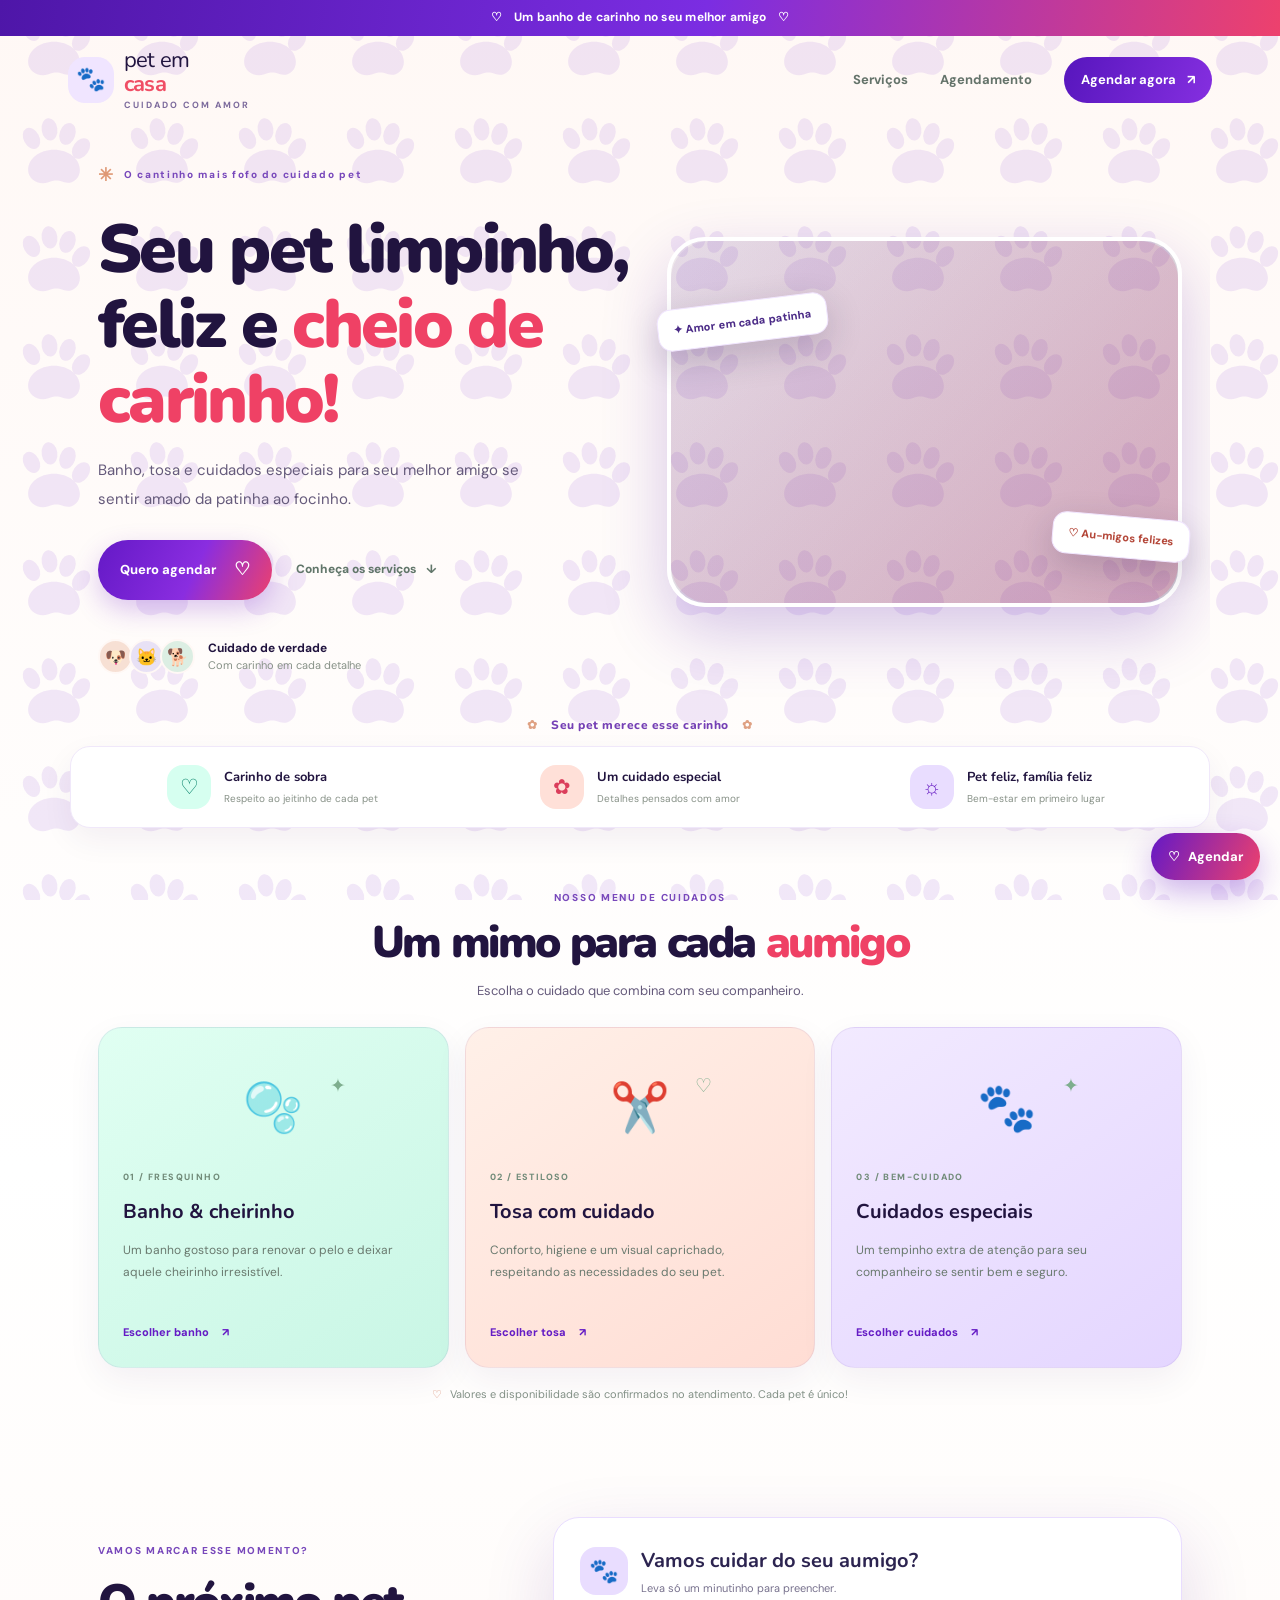
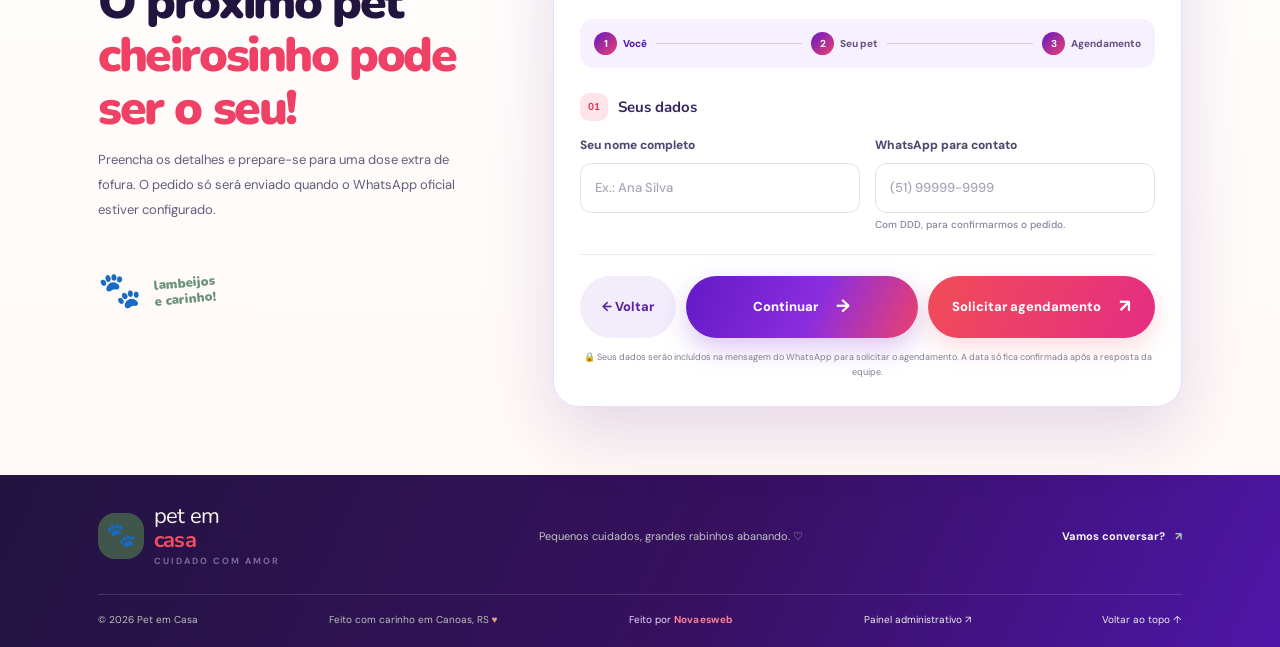
<file: index.html>
<!doctype html>
<html lang="pt-BR">
<head>
  <meta charset="utf-8">
  <meta name="viewport" content="width=device-width, initial-scale=1">
  <meta name="theme-color" content="#f8f5ee">
  <meta name="description" content="Pet em Casa: banho, tosa e cuidado cheio de carinho para seu melhor amigo em Canoas, RS.">
  <title>Pet em Casa | Cuidado que faz au-mor</title>
  <link rel="preconnect" href="https://fonts.googleapis.com">
  <link rel="preconnect" href="https://fonts.gstatic.com" crossorigin>
  <link href="https://fonts.googleapis.com/css2?family=DM+Sans:wght@400;500;600;700&family=Nunito:wght@600;700;800;900&display=swap" rel="stylesheet">
  <link rel="stylesheet" href="styles.css">
  <script src="theme-enhancements.js" defer></script>
  <script src="script.js" defer></script>
</head>
<body>
  <div class="announcement"><span aria-hidden="true">♡</span> Um banho de carinho no seu melhor amigo <span aria-hidden="true">♡</span></div>
  <header class="site-header">
    <a class="brand" href="#inicio" aria-label="Pet em Casa, início">
      <span class="brand-mark" aria-hidden="true">🐾</span>
      <span>pet em <strong>casa</strong><small>cuidado com amor</small></span>
    </a>
    <button class="menu-toggle" aria-expanded="false" aria-controls="main-nav" aria-label="Abrir menu"><span></span><span></span><span></span></button>
    <nav id="main-nav" class="main-nav" aria-label="Navegação principal">
      <a href="#servicos">Serviços</a><a href="#agendar">Agendamento</a>
      <a class="nav-cta" href="#agendar">Agendar agora <span aria-hidden="true">↗</span></a>
    </nav>
  </header>

  <main>
    <section id="inicio" class="hero section-wrap">
      <div class="hero-copy">
        <span class="eyebrow"><span class="sparkle">✳</span> O cantinho mais fofo do cuidado pet</span>
        <h1>Seu pet limpinho,<br>feliz e <em>cheio de carinho!</em></h1>
        <p>Banho, tosa e cuidados especiais para seu melhor amigo se sentir amado da patinha ao focinho.</p>
        <div class="hero-actions"><a class="button button-primary" href="#agendar">Quero agendar <span>♡</span></a><a class="text-link" href="#servicos">Conheça os serviços <span>↓</span></a></div>
        <div class="trust-row"><div class="avatar-stack" aria-hidden="true"><span>🐶</span><span>🐱</span><span>🐕</span></div><p><strong>Cuidado de verdade</strong><br><span>Com carinho em cada detalhe</span></p></div>
      </div>
      <div class="hero-art" aria-label="Ilustração de um cachorrinho feliz">
        <div class="blob blob-back"></div><div class="floating-note note-one">✦ Amor em cada patinha</div><div class="floating-note note-two">♡ Au-migos felizes</div>
        <div class="pet-portrait"><div class="portrait-ear ear-left"></div><div class="portrait-ear ear-right"></div><div class="portrait-face"><span class="eye eye-left"></span><span class="eye eye-right"></span><span class="cheek cheek-left"></span><span class="cheek cheek-right"></span><span class="muzzle"></span><span class="nose"></span><span class="mouth"></span></div><div class="neck-band"></div><div class="portrait-sparkle">✦</div></div>
        <span class="paw paw-one">🐾</span><span class="paw paw-two">🐾</span>
      </div>
      <div class="hero-bottom"><span>✿</span> Seu pet merece esse carinho <span>✿</span></div>
    </section>

    <section class="benefits section-wrap" aria-label="Nossos diferenciais">
      <div><span class="benefit-icon mint">♡</span><p><strong>Carinho de sobra</strong><small>Respeito ao jeitinho de cada pet</small></p></div>
      <div><span class="benefit-icon peach">✿</span><p><strong>Um cuidado especial</strong><small>Detalhes pensados com amor</small></p></div>
      <div><span class="benefit-icon lilac">☼</span><p><strong>Pet feliz, família feliz</strong><small>Bem-estar em primeiro lugar</small></p></div>
    </section>

    
    <section id="servicos" class="services-section section-wrap">
      <div class="section-heading"><span class="eyebrow">NOSSO MENU DE CUIDADOS</span><h2>Um mimo para cada <em>aumigo</em></h2><p>Escolha o cuidado que combina com seu companheiro.</p></div>
      <div class="service-grid">
        <article class="service-card card-mint"><div class="service-illustration">🫧<span>✦</span></div><span class="service-number">01 / FRESQUINHO</span><h3>Banho & cheirinho</h3><p>Um banho gostoso para renovar o pelo e deixar aquele cheirinho irresistível.</p><a href="#agendar" data-service="Banho">Escolher banho <span>↗</span></a></article>
        <article class="service-card card-peach"><div class="service-illustration">✂️<span>♡</span></div><span class="service-number">02 / ESTILOSO</span><h3>Tosa com cuidado</h3><p>Conforto, higiene e um visual caprichado, respeitando as necessidades do seu pet.</p><a href="#agendar" data-service="Tosa">Escolher tosa <span>↗</span></a></article>
        <article class="service-card card-lilac"><div class="service-illustration">🐾<span>✦</span></div><span class="service-number">03 / BEM-CUIDADO</span><h3>Cuidados especiais</h3><p>Um tempinho extra de atenção para seu companheiro se sentir bem e seguro.</p><a href="#agendar" data-service="Cuidados especiais">Escolher cuidados <span>↗</span></a></article>
      </div>
      <p class="price-note"><span>♡</span> Valores e disponibilidade são confirmados no atendimento. Cada pet é único!</p>
    </section>

    <section id="agendar" class="booking-section section-wrap">
      <div class="booking-intro"><span class="eyebrow">VAMOS MARCAR ESSE MOMENTO?</span><h2>O próximo pet<br><em>cheirosinho pode ser o seu!</em></h2><p>Preencha os detalhes e prepare-se para uma dose extra de fofura. O pedido só será enviado quando o WhatsApp oficial estiver configurado.</p><div class="booking-doodle">🐾 <span>lambeijos<br>e carinho!</span></div></div>
      <form id="booking-form" class="booking-form">
        <div class="form-title"><span class="form-paw">🐾</span><div><h3>Vamos cuidar do seu aumigo?</h3><p>Leva só um minutinho para preencher.</p></div></div>
        <div class="booking-progress" aria-label="Três etapas do formulário"><span><b>1</b> Você</span><i></i><span><b>2</b> Seu pet</span><i></i><span><b>3</b> Agendamento</span></div>
        <section class="form-section wizard-step is-active" data-step="1" aria-labelledby="owner-section-title">
          <h4 id="owner-section-title"><span>01</span> Seus dados</h4>
          <div class="form-grid">
            <label>Seu nome completo<input name="ownerName" autocomplete="name" required maxlength="100" placeholder="Ex.: Ana Silva"></label>
            <label>WhatsApp para contato<input name="phone" id="owner-phone" type="tel" inputmode="tel" autocomplete="tel" required maxlength="16" placeholder="(51) 99999-9999" aria-describedby="phone-help"><small id="phone-help" class="field-help">Com DDD, para confirmarmos o pedido.</small></label>
          </div>
        </section>
        <section class="form-section wizard-step" data-step="2" aria-labelledby="pet-section-title" hidden>
          <h4 id="pet-section-title"><span>02</span> Sobre seu pet</h4>
          <div class="form-grid">
            <label>Nome do pet<input name="petName" required maxlength="60" placeholder="Como ele(a) se chama?"></label>
            <label>Espécie<select name="species" required><option value="">Escolha uma opção</option><option>Cachorro</option><option>Gato</option><option>Outro</option></select></label>
            <label>Raça <span class="optional">(opcional)</span><input name="breed" maxlength="60" placeholder="Ex.: Shih-tzu, vira-lata..."></label>
            <label>Idade <span class="optional">(opcional)</span><input name="petAge" maxlength="30" placeholder="Ex.: 2 anos"></label>
            <label class="full-field">Porte do pet<select name="size" required><option value="">Selecione o porte</option><option>Pequeno</option><option>Médio</option><option>Grande</option><option>Não sei informar</option></select></label>
          </div>
        </section>
        <section class="form-section wizard-step" data-step="3" aria-labelledby="appointment-section-title" hidden>
          <h4 id="appointment-section-title"><span>03</span> Como podemos ajudar?</h4>
          <div class="form-grid">
            <label>Serviço desejado<select id="service-select" name="service" required><option value="">Escolha o cuidado</option><option>Banho</option><option>Tosa</option><option>Banho e tosa</option><option>Cuidados especiais</option></select></label>
            <label>Data desejada<input name="date" type="date" id="booking-date" required></label>
            <label class="full-field">Melhor período<select name="period" required><option value="">Selecione o período</option><option>Manhã</option><option>Tarde</option><option>Tenho flexibilidade</option></select></label>
            <label class="full-field">Alguma informação importante? <span class="optional">(opcional)</span><textarea name="notes" rows="3" maxlength="600" placeholder="Alergias, cuidados especiais, comportamento ou outra observação..."></textarea></label>
          </div>
        </section>
        <div class="wizard-controls"><button class="button button-back" id="booking-back" type="button" hidden>← Voltar</button><button class="button button-primary" id="booking-next" type="button">Continuar <span>→</span></button><button class="button button-primary submit-button" id="booking-submit" type="submit" hidden>Solicitar agendamento <span>↗</span></button></div>
        <p class="form-privacy">🔒 Seus dados serão incluídos na mensagem do WhatsApp para solicitar o agendamento. A data só fica confirmada após a resposta da equipe.</p>
        <div id="booking-feedback" class="booking-feedback" role="status" aria-live="polite" hidden></div>
      </form>
    </section>
  </main>

  <footer class="site-footer"><div class="footer-main"><a class="brand footer-brand" href="#inicio"><span class="brand-mark">🐾</span><span>pet em <strong>casa</strong><small>cuidado com amor</small></span></a><p>Pequenos cuidados, grandes rabinhos abanando. ♡</p><a href="#agendar">Vamos conversar? <span>↗</span></a></div><div class="footer-bottom"><span>© <span id="year"></span> Pet em Casa</span><span>Feito com carinho em Canoas, RS <span class="heart">♥</span></span><span class="made-by">Feito por <strong>Novaesweb</strong></span><a href="admin.html">Painel administrativo ↗</a><a href="#inicio">Voltar ao topo ↑</a></div></footer>
  <a class="floating-whatsapp" href="#agendar" aria-label="Ir para agendamento">♡ <span>Agendar</span></a>
</body>
</html>
</file>
<file: styles.css>
:root{--ink:#293b35;--muted:#6c7b73;--cream:#fbf8f1;--mint:#dff1e7;--mint-dark:#2f725b;--peach:#ffe4d6;--lilac:#ece5fa;--white:#fffefa;--line:#e9e8df;--shadow:0 18px 50px rgba(50,75,61,.09)}*{box-sizing:border-box}html{scroll-behavior:smooth;scroll-padding-top:90px}body{margin:0;background:var(--cream);color:var(--ink);font-family:"DM Sans",sans-serif;font-size:15px;line-height:1.65}a{color:inherit;text-decoration:none}button,input,select,textarea{font:inherit}.announcement{display:flex;justify-content:center;gap:12px;align-items:center;padding:8px 16px;background:#e3f1e6;color:#466d57;font-size:12px;font-weight:700;letter-spacing:.02em}.site-header{height:88px;max-width:1200px;padding:0 28px;margin:auto;display:flex;align-items:center;justify-content:space-between;gap:28px}.brand{display:inline-flex;align-items:center;gap:10px;font-family:"Nunito",sans-serif;font-size:22px;line-height:1.05;letter-spacing:-.8px}.brand>span:last-child{display:flex;flex-direction:column}.brand strong{color:#4f9876;display:inline}.brand small{font-family:"DM Sans",sans-serif;font-size:9px;font-weight:700;letter-spacing:2px;text-transform:uppercase;color:#87958b;margin-top:5px}.brand-mark{display:grid;place-items:center;width:46px;height:46px;background:#e0f1e6;border-radius:17px;font-size:24px}.main-nav{display:flex;align-items:center;gap:32px;font-size:13px;font-weight:700;color:#64736a}.main-nav>a:not(.nav-cta):hover,.text-link:hover{color:var(--mint-dark)}.nav-cta{padding:12px 17px;background:var(--ink);border-radius:999px;color:white}.nav-cta span{margin-left:8px}.menu-toggle{display:none}.section-wrap{max-width:1140px;margin:0 auto;padding-left:28px;padding-right:28px}.hero{min-height:565px;display:grid;grid-template-columns:1.05fr .95fr;align-items:center;position:relative;padding-top:35px;padding-bottom:72px;overflow:hidden}.hero-copy{position:relative;z-index:2;padding:15px 0 25px}.eyebrow{display:inline-flex;align-items:center;gap:9px;font-size:10px;font-weight:800;letter-spacing:1.7px;color:#688777}.sparkle{font-size:18px;color:#df9875}.hero h1,.section-heading h2,.love-inner h2,.booking-intro h2{font-family:"Nunito",sans-serif;font-weight:900;letter-spacing:-2.4px;line-height:1.1}.hero h1{font-size:clamp(42px,5.3vw,68px);margin:23px 0 19px}.hero h1 em,.section-heading h2 em,.love-inner h2 em,.booking-intro h2 em{font-style:normal;color:#589577}.hero-copy>p{max-width:435px;color:var(--muted);font-size:15px;line-height:1.9}.hero-actions{display:flex;align-items:center;gap:24px;flex-wrap:wrap;margin-top:27px}.button{border:0;display:inline-flex;justify-content:center;align-items:center;gap:18px;border-radius:999px;padding:15px 22px;font-size:13px;font-weight:800;cursor:pointer;transition:transform .2s,box-shadow .2s}.button:hover{transform:translateY(-2px);box-shadow:0 10px 24px #355b4725}.button-primary{background:#3c725b;color:white}.button-primary span{font-size:18px}.text-link{font-size:12px;font-weight:800;color:#61766a}.text-link span{margin-left:7px}.trust-row{display:flex;align-items:center;gap:13px;margin-top:39px}.avatar-stack{display:flex;padding-left:4px}.avatar-stack span{width:35px;height:35px;display:grid;place-items:center;margin-left:-4px;border:2px solid var(--cream);border-radius:50%;background:#f7e0d4;font-size:17px}.avatar-stack span:nth-child(2){background:#e8e1f5}.avatar-stack span:nth-child(3){background:#dceee3}.trust-row p{font-size:11px;line-height:1.5;margin:0}.trust-row p strong{font-size:12px}.trust-row p span{color:#879187}.hero-art{position:relative;min-height:420px;display:grid;place-items:center}.blob{position:absolute;width:min(390px,90%);aspect-ratio:1;border-radius:46% 54% 55% 45%/47% 44% 56% 53%;background:#e3f1e6;transform:rotate(-10deg)}.pet-portrait{position:relative;width:270px;height:280px;z-index:1;margin-top:55px}.portrait-face{position:absolute;width:230px;height:220px;left:20px;top:24px;border-radius:48% 48% 45% 45%;background:#c58b60;box-shadow:inset -14px -7px 0 #b77c52}.portrait-ear{position:absolute;width:72px;height:125px;background:#a96e4b;border-radius:55% 50% 55% 45%;top:15px;z-index:0}.ear-left{left:5px;transform:rotate(-25deg)}.ear-right{right:5px;transform:rotate(25deg)}.portrait-face:before{content:"";position:absolute;width:72px;height:95px;left:78px;top:4px;background:#e0b58b;border-radius:50% 50% 45% 45%;opacity:.75}.eye{position:absolute;width:12px;height:15px;background:#3e342c;border-radius:50%;top:93px;z-index:2}.eye-left{left:62px}.eye-right{right:62px}.cheek{position:absolute;width:29px;height:15px;background:#eaa59a;border-radius:50%;top:125px;opacity:.75}.cheek-left{left:30px}.cheek-right{right:30px}.muzzle{position:absolute;width:85px;height:53px;left:72px;top:119px;background:#f4d7b4;border-radius:50%}.nose{position:absolute;z-index:3;left:105px;top:126px;width:21px;height:15px;background:#47352b;border-radius:50% 50% 45% 45%}.mouth{position:absolute;z-index:3;left:114px;top:138px;width:2px;height:17px;background:#47352b}.mouth:after{content:"";position:absolute;left:-10px;top:8px;width:10px;height:8px;border-bottom:2px solid #47352b;border-radius:0 0 0 9px}.neck-band{position:absolute;z-index:4;width:115px;height:18px;left:78px;top:220px;background:#e89d82;border-radius:50%;transform:rotate(2deg)}.neck-band:after{content:"♡";position:absolute;right:20px;top:-3px;color:#fff4e9;font-size:16px}.portrait-sparkle{position:absolute;z-index:5;right:20px;top:90px;color:#f5bc7b;font-size:28px}.floating-note{position:absolute;z-index:4;padding:11px 15px;background:#fffefa;border-radius:14px;box-shadow:var(--shadow);font-size:11px;font-weight:800;color:#668272}.note-one{top:75px;left:0;transform:rotate(-7deg)}.note-two{bottom:67px;right:0;transform:rotate(5deg);color:#ba8068}.paw{position:absolute;color:#83a992;opacity:.75;font-size:29px}.paw-one{left:15%;bottom:80px;transform:rotate(-24deg)}.paw-two{right:11%;top:62px;transform:rotate(18deg)}.hero-bottom{position:absolute;bottom:18px;left:28px;right:28px;text-align:center;color:#8b9a8f;font-family:"Nunito",sans-serif;font-size:12px;font-weight:800;letter-spacing:.5px}.hero-bottom span{color:#dfa183;padding:0 10px}.benefits{display:grid;grid-template-columns:repeat(3,1fr);gap:20px;padding-top:24px;padding-bottom:24px;border-top:1px solid var(--line);border-bottom:1px solid var(--line)}.benefits>div{display:flex;align-items:center;justify-content:center;gap:13px}.benefit-icon{width:44px;height:44px;display:grid;place-items:center;border-radius:16px;font-size:21px}.mint{background:#e0f1e6;color:#4d8c6d}.peach{background:#ffe6d8;color:#c98566}.lilac{background:#eee7fa;color:#927cb9}.benefits p{margin:0;display:flex;flex-direction:column;gap:2px}.benefits strong{font-family:"Nunito",sans-serif;font-size:13px}.benefits small{font-size:10px;color:#879187}.services-section{padding-top:105px;padding-bottom:105px}.section-heading{text-align:center;margin-bottom:38px}.section-heading h2,.love-inner h2,.booking-intro h2{font-size:clamp(32px,4vw,46px);margin:14px 0}.section-heading p{color:var(--muted);font-size:13px}.service-grid{display:grid;grid-template-columns:repeat(3,1fr);gap:18px}.service-card{padding:25px 24px 23px;border-radius:23px;min-height:320px;border:1px solid #ffffffb0;transition:transform .2s}.service-card:hover{transform:translateY(-5px)}.card-mint{background:#e7f3e9}.card-peach{background:#fff0e6}.card-lilac{background:#f0eafa}.service-illustration{height:110px;display:grid;place-items:center;position:relative;font-size:48px}.service-illustration span{position:absolute;font-size:19px;color:#7eae8e;right:26%;top:16%}.service-number{font-size:9px;font-weight:800;letter-spacing:1.4px;color:#718b79}.service-card h3{font-family:"Nunito",sans-serif;font-size:20px;margin:8px 0}.service-card p{font-size:12px;color:#69796e;line-height:1.8;min-height:62px}.service-card>a{display:inline-flex;gap:13px;align-items:center;font-size:11px;font-weight:800;color:#3c725b;margin-top:9px}.price-note{text-align:center;color:#829086;font-size:11px;margin-top:25px}.price-note span{color:#d98e76;margin-right:5px}.love-section{background:#e4f0e5;padding:75px 0}.love-inner{display:grid;grid-template-columns:.75fr 1.25fr;gap:75px;align-items:center;max-width:960px}.love-inner h2{margin-top:18px}.love-inner>div:last-child>p{max-width:580px;color:#687a6d;font-size:13px;line-height:1.95}.love-stamp{justify-self:center;display:flex;flex-direction:column;align-items:center;justify-content:center;width:180px;height:180px;border:1px dashed #83a88c;border-radius:50%;outline:10px solid #d7e9d9;color:#5e896d;transform:rotate(-9deg)}.love-stamp strong{font-size:62px;line-height:1.1;color:#d9977d}.love-stamp span{font-family:"Nunito",sans-serif;font-weight:900;letter-spacing:2px;text-transform:uppercase;font-size:10px}.location-pill{display:flex;align-items:center;gap:12px;margin-top:24px}.location-pill>span:first-child{width:42px;height:42px;display:grid;place-items:center;background:#fffefa;border-radius:14px}.location-pill>span:last-child{display:flex;flex-direction:column}.location-pill strong{font-size:12px}.location-pill small{font-size:10px;color:#78887d}.booking-section{display:grid;grid-template-columns:.8fr 1.2fr;gap:60px;align-items:start;padding-top:100px;padding-bottom:105px}.booking-intro{position:relative;padding-top:20px}.booking-intro>p{color:var(--muted);font-size:13px;line-height:1.9;max-width:360px}.booking-doodle{display:flex;align-items:center;gap:12px;margin-top:40px;color:#6b927a;font-size:35px}.booking-doodle span{font-family:"Nunito",sans-serif;font-size:13px;font-weight:900;line-height:1.25;transform:rotate(-5deg)}.booking-form{padding:28px;background:#fffefa;border:1px solid #edede5;border-radius:24px;box-shadow:var(--shadow)}.form-title{display:flex;align-items:center;gap:13px;margin-bottom:24px}.form-paw{width:48px;height:48px;display:grid;place-items:center;border-radius:16px;background:#e3f1e6;font-size:24px}.form-title h3{font-family:"Nunito",sans-serif;font-size:20px;margin:0}.form-title p{font-size:11px;color:#8b958d;margin:2px 0 0}.form-grid{display:grid;grid-template-columns:1fr 1fr;gap:17px 14px}.form-grid label{display:flex;flex-direction:column;gap:7px;font-size:11px;font-weight:800;color:#53665a}.form-grid input,.form-grid select,.form-grid textarea{width:100%;min-width:0;border:1px solid #e6e9e0;border-radius:11px;padding:12px 12px;background:#fffefa;color:var(--ink);outline:none;font-size:12px;font-weight:500}.form-grid input:focus,.form-grid select:focus,.form-grid textarea:focus{border-color:#81ad8d;box-shadow:0 0 0 3px #dff1e780}.form-grid textarea{resize:vertical}.full-field{grid-column:1/-1}.optional{font-weight:500;color:#9ba39b}.submit-button{width:100%;margin-top:22px}.form-privacy{font-size:9px;color:#8e9a90;text-align:center;margin:12px 0 0}.booking-feedback{margin-top:15px;padding:14px;border-radius:12px;background:#e5f3e7;color:#365f47;font-size:12px;line-height:1.6}.booking-feedback.error{background:#fff0e6;color:#8b543a}.site-footer{background:#293b35;color:#f6f4ec;padding:38px max(28px,calc((100% - 1084px)/2)) 18px}.footer-main{display:flex;align-items:center;justify-content:space-between;gap:25px;padding-bottom:28px}.footer-brand .brand-mark{background:#41564a}.footer-brand strong{color:#a7d3b3}.footer-brand small{color:#b0bdb2}.footer-main>p{font-size:11px;color:#bdc8bf}.footer-main>a:last-child{font-size:11px;font-weight:800}.footer-main>a:last-child span{margin-left:7px;color:#a7d3b3}.footer-bottom{border-top:1px solid #ffffff24;padding-top:17px;display:flex;justify-content:space-between;gap:15px;color:#b6c2b8;font-size:10px}.footer-bottom .heart{color:#e6a38d}.footer-bottom a{color:#e9eee8}.floating-whatsapp{position:fixed;z-index:10;right:20px;bottom:20px;display:flex;align-items:center;gap:8px;padding:13px 17px;border-radius:999px;background:#3d765b;color:#fff;box-shadow:0 10px 30px #244c3740;font-weight:800;font-size:13px}.floating-whatsapp:first-letter{font-size:19px}
@media(min-width:1300px){.hero{min-height:600px}}@media(max-width:850px){.site-header{height:76px}.main-nav{gap:17px}.hero{grid-template-columns:1fr .85fr;min-height:500px}.hero h1{font-size:48px}.hero-art{transform:scale(.9)}.benefits{gap:8px}.benefits>div{justify-content:flex-start}.benefits small{max-width:150px}.love-inner{gap:40px}.booking-section{gap:30px}.booking-form{padding:22px}}@media(max-width:650px){.announcement{font-size:10px}.site-header{padding:0 20px;position:relative}.menu-toggle{display:flex;flex-direction:column;gap:5px;border:0;background:#e5f1e7;border-radius:12px;padding:12px}.menu-toggle span{display:block;width:18px;height:2px;background:#426b53;border-radius:2px}.main-nav{display:none;position:absolute;top:68px;left:16px;right:16px;z-index:20;flex-direction:column;align-items:stretch;gap:0;padding:12px;background:#fffefa;border:1px solid var(--line);border-radius:17px;box-shadow:var(--shadow)}.main-nav.open{display:flex}.main-nav>a{padding:13px 12px}.nav-cta{text-align:center;margin-top:5px}.section-wrap{padding-left:20px;padding-right:20px}.hero{grid-template-columns:1fr;padding-top:35px;padding-bottom:65px}.hero-copy{padding:0}.hero h1{font-size:clamp(42px,11vw,58px);letter-spacing:-1.8px}.hero-copy>p{font-size:14px}.hero-art{min-height:350px;transform:none;margin-top:0}.blob{width:290px}.pet-portrait{transform:scale(.85);margin-top:22px}.note-one{left:3%;top:48px}.note-two{right:2%;bottom:38px}.hero-bottom{left:20px;right:20px;font-size:10px}.benefits{grid-template-columns:1fr;gap:17px;padding-top:25px;padding-bottom:25px}.benefits>div{justify-content:flex-start;padding-left:10px}.benefits small{max-width:none}.services-section{padding-top:75px;padding-bottom:70px}.section-heading h2,.love-inner h2,.booking-intro h2{font-size:36px;letter-spacing:-1.6px}.service-grid{grid-template-columns:1fr;gap:14px}.service-card{min-height:0;padding:22px}.service-illustration{height:80px}.service-card p{min-height:0}.love-section{padding:60px 0}.love-inner{grid-template-columns:1fr;gap:35px}.love-stamp{width:140px;height:140px;outline-width:7px}.love-stamp strong{font-size:48px}.love-inner h2{font-size:36px}.booking-section{grid-template-columns:1fr;gap:25px;padding-top:65px;padding-bottom:70px}.booking-intro{padding-top:0}.booking-intro h2{font-size:37px}.booking-doodle{display:none}.booking-form{padding:20px 16px;border-radius:19px}.form-grid{grid-template-columns:1fr;gap:14px}.full-field{grid-column:auto}.footer-main{align-items:flex-start;flex-direction:column;gap:14px}.footer-main>p{margin:0}.footer-bottom{flex-wrap:wrap}.floating-whatsapp{right:13px;bottom:13px;padding:12px 15px}}@media(prefers-reduced-motion:reduce){html{scroll-behavior:auto}*,*:before,*:after{transition:none!important}}

/* Mostruário */
.showcase-section{padding-top:78px;padding-bottom:82px;background:#f4f2e9;border-radius:28px;margin-top:30px;margin-bottom:20px}.showcase-grid{display:grid;grid-template-columns:repeat(3,minmax(0,1fr));gap:18px}.showcase-card{overflow:hidden;background:#fffefa;border:1px solid #e8e9df;border-radius:20px;box-shadow:0 10px 30px #354b3c0b}.showcase-card img{display:block;width:100%;height:225px;object-fit:cover;background:#e4f0e5}.showcase-card>div{padding:18px 19px 21px}.showcase-card span{font-size:9px;font-weight:800;letter-spacing:1.2px;color:#72927d}.showcase-card h3{font-family:"Nunito",sans-serif;font-size:19px;margin:7px 0}.showcase-card p{margin:0;color:#748176;font-size:12px;line-height:1.8}.showcase-hint{text-align:center;font-size:10px;color:#849087;margin-top:20px}
@media(max-width:650px){.showcase-section{padding-top:55px;padding-bottom:55px;border-radius:20px}.showcase-grid{grid-template-columns:1fr}.showcase-card img{height:220px}}


/* Atualização visual: cores mais vivas e formulário de agendamento guiado */
:root{--ink:#242d49;--muted:#69718a;--cream:#fff9f4;--mint:#dcf8e8;--mint-dark:#087f67;--peach:#ffe2d3;--lilac:#eee4ff;--white:#fff;--line:#e8e5f0;--shadow:0 20px 55px rgba(48,42,91,.12)}
.announcement{background:#6b35c8;color:#fff}
.brand strong{color:#ff6b55}.brand-mark{background:#ffeadf}
.nav-cta{background:#6b35c8}.button-primary{background:linear-gradient(135deg,#7540d7,#5525b7);box-shadow:0 8px 22px #6b35c82b}
.hero{isolation:isolate}.hero-art{border-radius:38px;background:linear-gradient(135deg,rgba(49,24,93,.08),rgba(37,19,77,.24)),url("https://images.unsplash.com/photo-1516734212186-a967f81ad0d7?auto=format&fit=crop&w=1200&q=90") center/cover no-repeat;box-shadow:0 24px 60px rgba(45,31,77,.18);overflow:visible}
.hero-art .blob,.hero-art .pet-portrait,.hero-art .paw{display:none}
.hero-art .floating-note{background:#fff;color:#4b2b87;box-shadow:0 12px 35px #21113c30}
.hero-art .note-one{left:-14px;top:60px}.hero-art .note-two{right:-12px;bottom:45px;color:#b44739}
.hero-bottom{color:#7540b5}.eyebrow{color:#7848bb}.hero h1 em,.section-heading h2 em,.love-inner h2 em,.booking-intro h2 em{color:#e85d4f}
.benefit-icon.mint{background:#d7f8e6;color:#087f67}.benefit-icon.peach{background:#ffe2d3;color:#d45b44}.benefit-icon.lilac{background:#eee4ff;color:#7848bb}
.card-mint{background:#ddf8e8}.card-peach{background:#ffe8dd}.card-lilac{background:#eee5ff}
.love-section{background:linear-gradient(125deg,#eee4ff 0%,#e0f9ec 100%)}
.booking-section{position:relative}.booking-intro{position:sticky;top:28px}.booking-form{border:1px solid #eee5fa;border-radius:28px;box-shadow:0 24px 65px rgba(63,38,113,.13);padding:30px;background:rgba(255,255,255,.96)}
.form-paw{background:#eee4ff;color:#6b35c8}.form-title{margin-bottom:22px}.form-title h3{color:#2c2450}.form-title p{color:#77718d}
.booking-progress{display:flex;align-items:center;gap:9px;margin:0 0 25px;padding:13px 14px;border-radius:14px;background:#f7f2ff;color:#6e6390;font-size:10px;font-weight:800}.booking-progress span{display:flex;align-items:center;gap:6px;white-space:nowrap}.booking-progress b{display:grid;place-items:center;width:23px;height:23px;border-radius:50%;background:#6b35c8;color:#fff;font-size:10px}.booking-progress i{height:1px;flex:1;background:#d9c9f4}
.form-section{padding:0 0 21px;margin-bottom:21px;border-bottom:1px solid #eeeaf5}.form-section:last-of-type{border-bottom:0;margin-bottom:0;padding-bottom:0}.form-section h4{display:flex;align-items:center;gap:10px;margin:0 0 15px;font-family:"Nunito",sans-serif;font-size:15px;color:#35275c}.form-section h4 span{display:grid;place-items:center;width:28px;height:28px;border-radius:9px;background:#ffebe3;color:#d85c49;font-size:10px}
.form-grid{gap:15px}.form-grid label{color:#51466e;font-size:12px}.form-grid input,.form-grid select,.form-grid textarea{border:1px solid #e4deef;border-radius:12px;background:#fff;padding:13px 14px;font-size:13px;transition:border-color .18s,box-shadow .18s}.form-grid input:focus,.form-grid select:focus,.form-grid textarea:focus{border-color:#8d65df;box-shadow:0 0 0 4px #eee5ff}.form-grid input::placeholder,.form-grid textarea::placeholder{color:#aaa4ba}.field-help{font-size:10px;font-weight:500;color:#8a829e;margin-top:-3px}.optional{color:#958ba9}
.submit-button{background:linear-gradient(110deg,#f15f4b,#e84765);box-shadow:0 10px 25px #e94d5b30;padding:16px 20px}.submit-button:hover{box-shadow:0 14px 30px #e94d5b40}
.form-privacy{line-height:1.7;color:#817a93}.booking-feedback{background:#e2f9ec;color:#17664d;border:1px solid #c7f0d9}.booking-feedback.error{background:#fff0eb;color:#9a382e;border-color:#ffd4c9}
.floating-whatsapp{background:#6b35c8}
@media(max-width:850px){.hero-art{min-height:380px}.booking-intro{position:static}}
@media(max-width:650px){.hero-art{min-height:310px;border-radius:27px;margin-top:18px}.hero-art .note-one{left:-5px;top:24px}.hero-art .note-two{right:-5px;bottom:25px}.booking-form{padding:22px 16px}.booking-progress{gap:5px;padding:11px 8px;font-size:9px}.booking-progress span{gap:4px}.booking-progress b{width:21px;height:21px}.form-section{padding-bottom:18px;margin-bottom:18px}.submit-button{font-size:12px;gap:10px}}


/* Novaesweb refresh: identidade intensa, página enxuta e agendamento em etapas */
:root{--ink:#21143f;--muted:#655a7b;--cream:#fff8f5;--mint:#d9fff0;--mint-dark:#007f67;--peach:#ffe0d8;--lilac:#e9ddff;--line:#e7def4;--shadow:0 20px 55px rgba(45,18,91,.14)}
body{background:linear-gradient(180deg,#fff8f5 0%,#fff 52%,#fff8f5 100%)}
.announcement{background:linear-gradient(100deg,#4e16a8,#7b2de2 55%,#ed416d);color:#fff}
.brand strong{color:#f04e65}.brand-mark{background:#f0e5ff;color:#5d20ba}
.brand small{color:#7c6a9c}
.nav-cta{background:linear-gradient(110deg,#5716bd,#852fe0)}
.main-nav>a:not(.nav-cta):hover,.text-link:hover{color:#7626ce}
.hero{padding-top:22px;padding-bottom:55px;min-height:490px}
.hero h1{letter-spacing:-2.7px}
.hero h1 em,.section-heading h2 em,.love-inner h2 em,.booking-intro h2 em{color:#ef4165}
.hero-art{min-height:370px;border:4px solid #fff;box-shadow:0 25px 65px rgba(78,22,168,.23)}
.hero-art:after{content:"";position:absolute;inset:0;border-radius:inherit;background:linear-gradient(135deg,rgba(78,22,168,.06),rgba(237,65,109,.22));pointer-events:none}
.hero-art .floating-note{z-index:2;border:1px solid #f1e6ff}
.button-primary{background:linear-gradient(115deg,#6419c6,#8a2de0 55%,#ed416d);box-shadow:0 10px 26px rgba(115,35,203,.25)}
.button-primary:hover{box-shadow:0 14px 32px rgba(115,35,203,.34)}
.benefits{padding-top:18px;padding-bottom:18px;background:#fff;border:1px solid #f0e8fa;border-radius:20px;box-shadow:0 12px 32px rgba(45,18,91,.06);margin-top:-8px;position:relative;z-index:2}
.benefit-icon.mint{background:#d6fff0;color:#007f67}.benefit-icon.peach{background:#ffe0d8;color:#db3d5b}.benefit-icon.lilac{background:#e9ddff;color:#6920c4}
.services-section{padding-top:56px;padding-bottom:48px}
.section-heading{margin-bottom:25px}
.section-heading h2{margin:10px 0;font-size:clamp(32px,4vw,44px)}
.service-grid{gap:16px}
.service-card{border:1px solid rgba(89,39,155,.08);border-radius:24px;box-shadow:0 12px 35px rgba(45,18,91,.06);transition:transform .2s,box-shadow .2s}
.service-card:hover{transform:translateY(-5px);box-shadow:0 18px 40px rgba(45,18,91,.13)}
.card-mint{background:linear-gradient(145deg,#e0fff2,#c9f6e5)}.card-peach{background:linear-gradient(145deg,#fff0e8,#ffddd4)}.card-lilac{background:linear-gradient(145deg,#f2eaff,#e4d6ff)}
.service-card a{color:#651cc5}
.price-note{margin-top:17px}
.booking-section{padding-top:55px;padding-bottom:68px;gap:36px;align-items:start}
.booking-intro{position:static;padding-top:20px}
.booking-intro h2{font-size:clamp(34px,4vw,48px)}
.booking-form{border:1px solid #e9ddff;border-radius:26px;box-shadow:0 25px 70px rgba(72,23,137,.15);padding:26px;background:#fff}
.form-title{gap:13px}
.form-paw{background:#e9ddff;color:#671cc7}
.booking-progress{background:#f6f0ff;color:#655184}
.booking-progress b{background:linear-gradient(135deg,#6519c6,#ed416d)}
.booking-progress i{background:#d8c5fa}
.booking-progress span.is-current{color:#4f16a8}
.booking-progress span.is-complete b{background:#00a982}
.form-section[hidden],.wizard-step[hidden]{display:none!important}
.form-section{animation:step-enter .22s ease-out}
@keyframes step-enter{from{opacity:.35;transform:translateY(5px)}to{opacity:1;transform:translateY(0)}}
.form-grid input:focus,.form-grid select:focus,.form-grid textarea:focus{border-color:#8b40e7;box-shadow:0 0 0 4px #eee3ff}
.form-section h4 span{background:#ffe4e9;color:#d92f56}
.wizard-controls{display:flex;gap:10px;margin-top:20px}
.wizard-controls .button{min-height:49px}
.wizard-controls #booking-next,.wizard-controls #booking-submit{flex:1}
.button-back{background:#f2ecfb;color:#5a269e}
.button-back:hover{background:#e9ddff}
.submit-button{margin-top:0;background:linear-gradient(110deg,#f04c58,#e52d82);box-shadow:0 10px 25px #e94d5b30}
.site-footer{background:linear-gradient(115deg,#21143f,#37105f 55%,#4e16a8);padding-top:30px}
.footer-bottom{align-items:center}
.made-by{color:#e7d9ff}
.made-by strong{color:#ff8194;letter-spacing:.3px}
.floating-whatsapp{background:linear-gradient(115deg,#6419c6,#ed416d);box-shadow:0 12px 30px rgba(100,25,198,.32)}
@media(max-width:850px){.hero{min-height:0;padding-top:30px}.hero-art{min-height:340px}.booking-section{gap:24px}.booking-intro{padding-top:0}}
@media(max-width:650px){.hero{padding-top:25px;padding-bottom:52px}.hero-art{min-height:275px;border-radius:24px}.benefits{margin-top:0;border-radius:17px}.services-section{padding-top:48px;padding-bottom:28px}.section-heading h2{font-size:34px}.service-grid{gap:12px}.service-card{padding:20px}.booking-section{padding-top:42px;padding-bottom:55px}.booking-intro h2{font-size:35px}.booking-form{padding:20px 15px}.booking-progress{font-size:9px}.wizard-controls{gap:8px}.wizard-controls .button{padding:14px 12px}.footer-bottom{gap:12px}.made-by{width:100%}}
@media(prefers-reduced-motion:reduce){.form-section{animation:none}}
</file>
